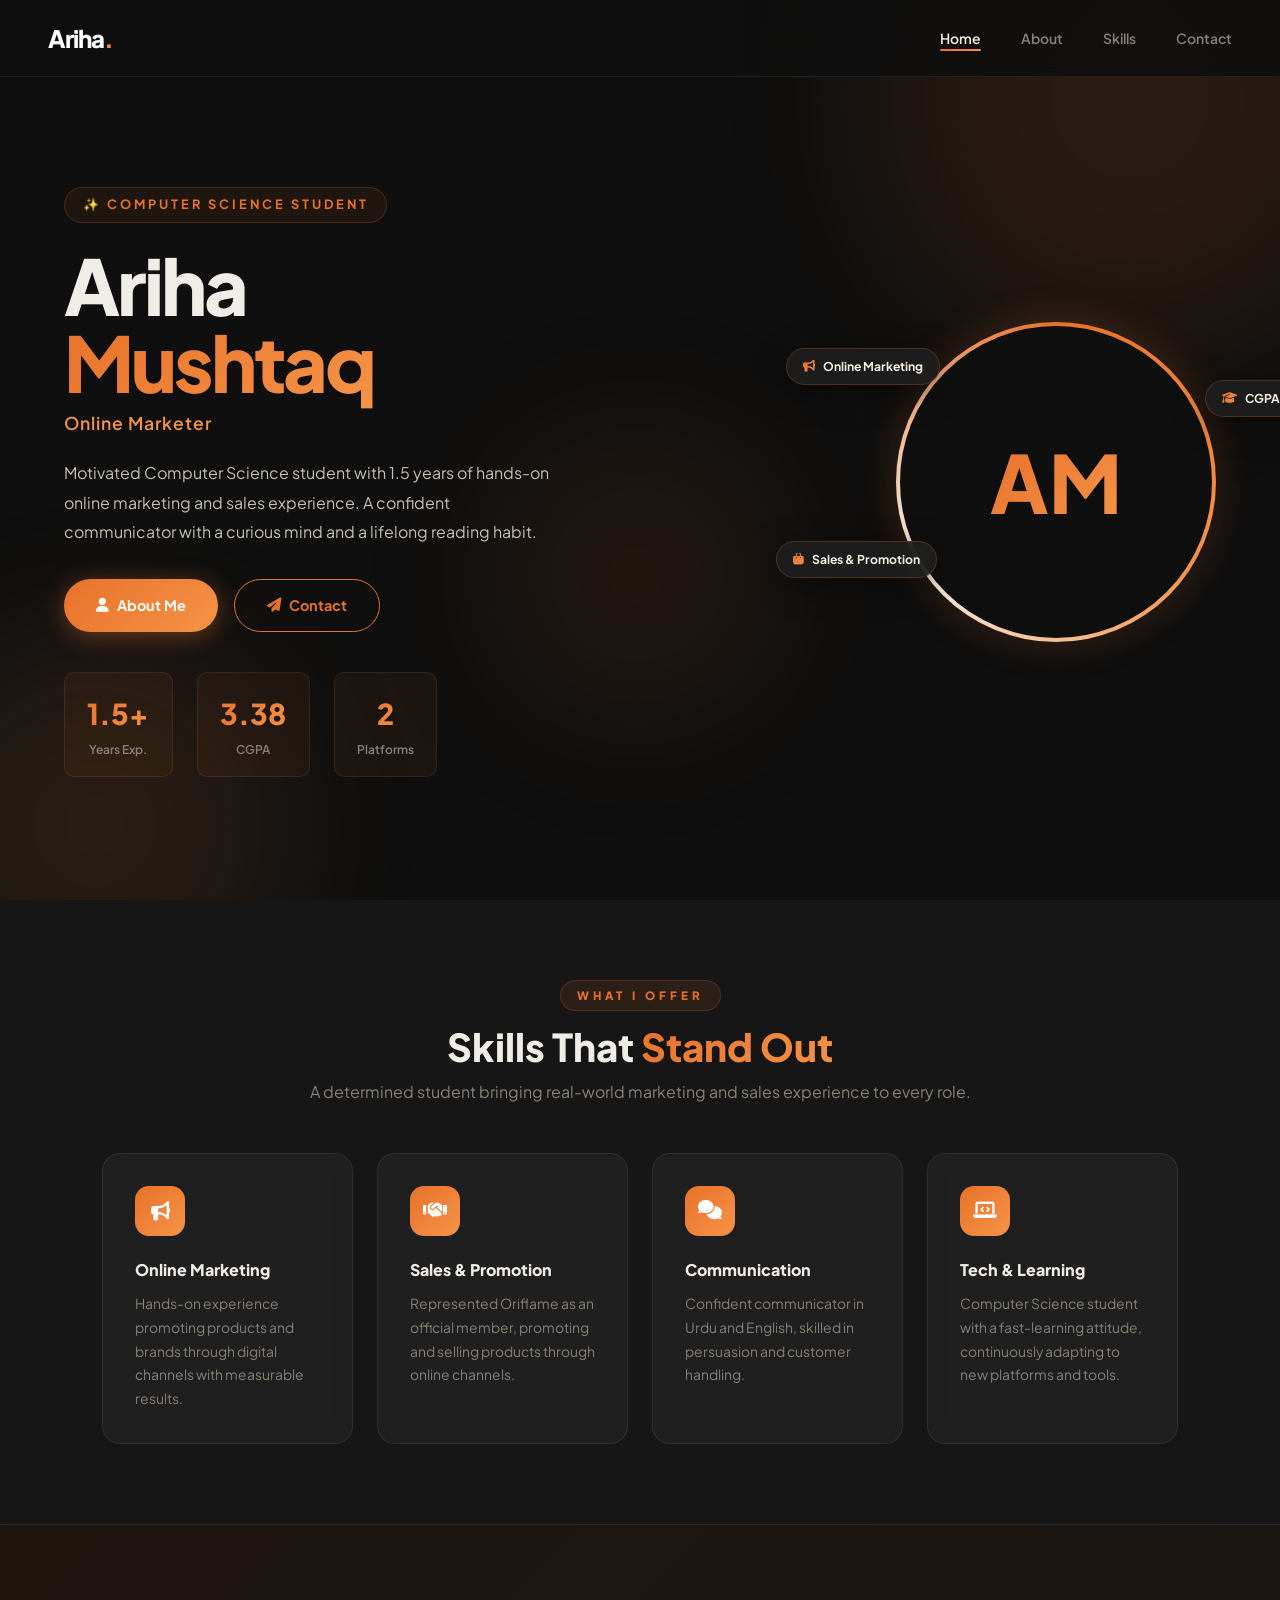
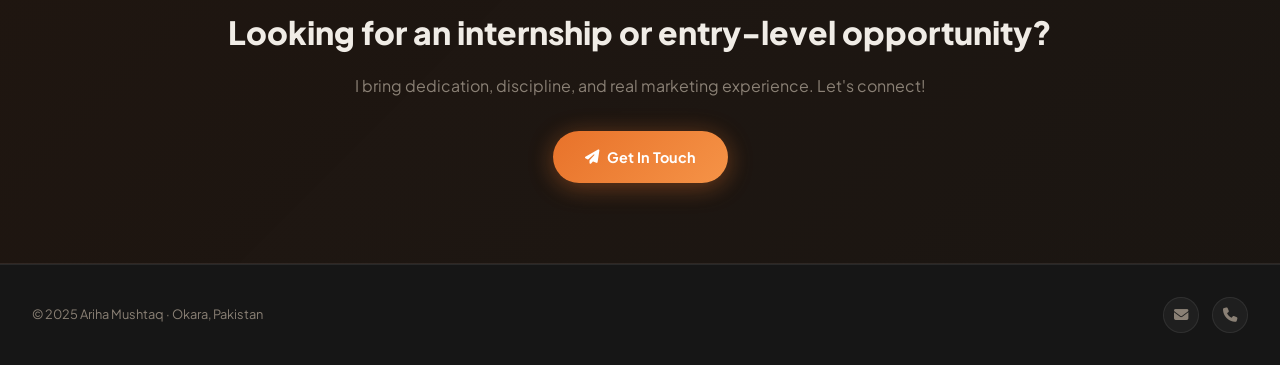
<file: index.html>
<!DOCTYPE html>
<html lang="en">
<head>
  <meta charset="UTF-8"/><meta name="viewport" content="width=device-width,initial-scale=1.0"/>
  <title>Ariha Mushtaq | Portfolio</title>
  <link rel="icon" href="data:image/svg+xml,<svg xmlns='http://www.w3.org/2000/svg' viewBox='0 0 100 100'><defs><linearGradient id='g' x1='0%' y1='0%' x2='100%' y2='100%'><stop offset='0%' stop-color='%23e8722a'/><stop offset='100%' stop-color='%23f59347'/></linearGradient></defs><rect width='100' height='100' rx='22' fill='url(%23g)'/><text y='.9em' font-size='52' font-family='sans-serif' font-weight='700' fill='white' x='50%' text-anchor='middle' dy='8'>AM</text></svg>">
  <link rel="stylesheet" href="style.css"/>
  <link href="https://fonts.googleapis.com/css2?family=Plus+Jakarta+Sans:wght@300;400;500;600;700;800&display=swap" rel="stylesheet"/>
  <link rel="stylesheet" href="https://cdnjs.cloudflare.com/ajax/libs/font-awesome/6.5.0/css/all.min.css"/>
</head>
<body>
<div class="orbs"><div class="orb orb1"></div><div class="orb orb2"></div><div class="orb orb3"></div></div>
<div id="preloader"><div class="pl-inner"><div class="pl-monogram">AM</div><div class="pl-bar"><div class="pl-fill"></div></div><p class="pl-text">Loading...</p></div></div>

<nav class="navbar">
  <div class="nav-logo">Ariha<span>.</span></div>
  <ul class="nav-links">
    <li><a href="index.html">Home</a></li><li><a href="about.html">About</a></li>
    <li><a href="skills.html">Skills</a></li><li><a href="contact.html">Contact</a></li>
  </ul>
  <div class="hamburger" onclick="toggleMenu()"><i class="fas fa-bars"></i></div>
</nav>
<div class="mobile-menu" id="mobileMenu">
  <a href="index.html">Home</a><a href="about.html">About</a>
  <a href="skills.html">Skills</a><a href="contact.html">Contact</a>
</div>

<!-- HERO -->
<section class="hero">
  <div class="hero-content">
    <div class="hero-tag">✨ Computer Science Student</div>
    <h1 class="hero-name">Ariha<br/><span>Mushtaq</span></h1>
    <p class="hero-role"><span id="typewriter"></span></p>
    <p class="hero-desc">Motivated Computer Science student with 1.5 years of hands-on online marketing and sales experience. A confident communicator with a curious mind and a lifelong reading habit.</p>
    <div class="hero-btns">
      <a href="about.html" class="btn-primary"><i class="fas fa-user"></i> About Me</a>
      <a href="contact.html" class="btn-outline"><i class="fas fa-paper-plane"></i> Contact</a>
    </div>
    <div class="hero-stats">
      <div class="stat-box"><span>1.5+</span><p>Years Exp.</p></div>
      <div class="stat-box"><span>3.38</span><p>CGPA</p></div>
      <div class="stat-box"><span>2</span><p>Platforms</p></div>
    </div>
  </div>
  <div class="hero-visual">
    <div class="monogram-ring">
      <div class="monogram-inner">
        <span class="monogram-text">AM</span>
      </div>
    </div>
    <div class="chip chip1"><i class="fas fa-bullhorn"></i> Online Marketing</div>
    <div class="chip chip2"><i class="fas fa-shopping-bag"></i> Sales & Promotion</div>
    <div class="chip chip3"><i class="fas fa-graduation-cap"></i> CGPA 3.38</div>
  </div>
</section>

<!-- WHAT I OFFER -->
<section class="offer-section">
  <div class="container">
    <div style="text-align:center;margin-bottom:3rem">
      <span class="section-label">What I Offer</span>
      <h2 class="section-title">Skills That <span>Stand Out</span></h2>
      <p class="section-sub">A determined student bringing real-world marketing and sales experience to every role.</p>
    </div>
    <div class="offer-grid">
      <div class="offer-card card fade-up">
        <div class="offer-icon"><i class="fas fa-bullhorn"></i></div>
        <h3>Online Marketing</h3>
        <p>Hands-on experience promoting products and brands through digital channels with measurable results.</p>
      </div>
      <div class="offer-card card fade-up">
        <div class="offer-icon"><i class="fas fa-handshake"></i></div>
        <h3>Sales & Promotion</h3>
        <p>Represented Oriflame as an official member, promoting and selling products through online channels.</p>
      </div>
      <div class="offer-card card fade-up">
        <div class="offer-icon"><i class="fas fa-comments"></i></div>
        <h3>Communication</h3>
        <p>Confident communicator in Urdu and English, skilled in persuasion and customer handling.</p>
      </div>
      <div class="offer-card card fade-up">
        <div class="offer-icon"><i class="fas fa-laptop-code"></i></div>
        <h3>Tech & Learning</h3>
        <p>Computer Science student with a fast-learning attitude, continuously adapting to new platforms and tools.</p>
      </div>
    </div>
  </div>
</section>

<!-- CTA -->
<section class="cta-section">
  <div class="container">
    <h2>Looking for an internship or entry-level opportunity?</h2>
    <p>I bring dedication, discipline, and real marketing experience. Let's connect!</p>
    <a href="contact.html" class="btn-primary"><i class="fas fa-paper-plane"></i> Get In Touch</a>
  </div>
</section>

<footer class="footer">
  <p>© 2025 Ariha Mushtaq · Okara, Pakistan</p>
  <div class="footer-links">
    <a href="mailto:arihamushtaq@gmail.com"><i class="fas fa-envelope"></i></a>
    <a href="tel:+923316468009"><i class="fas fa-phone"></i></a>
  </div>
</footer>
<script src="main.js"></script>
</body>
</html>
</file>
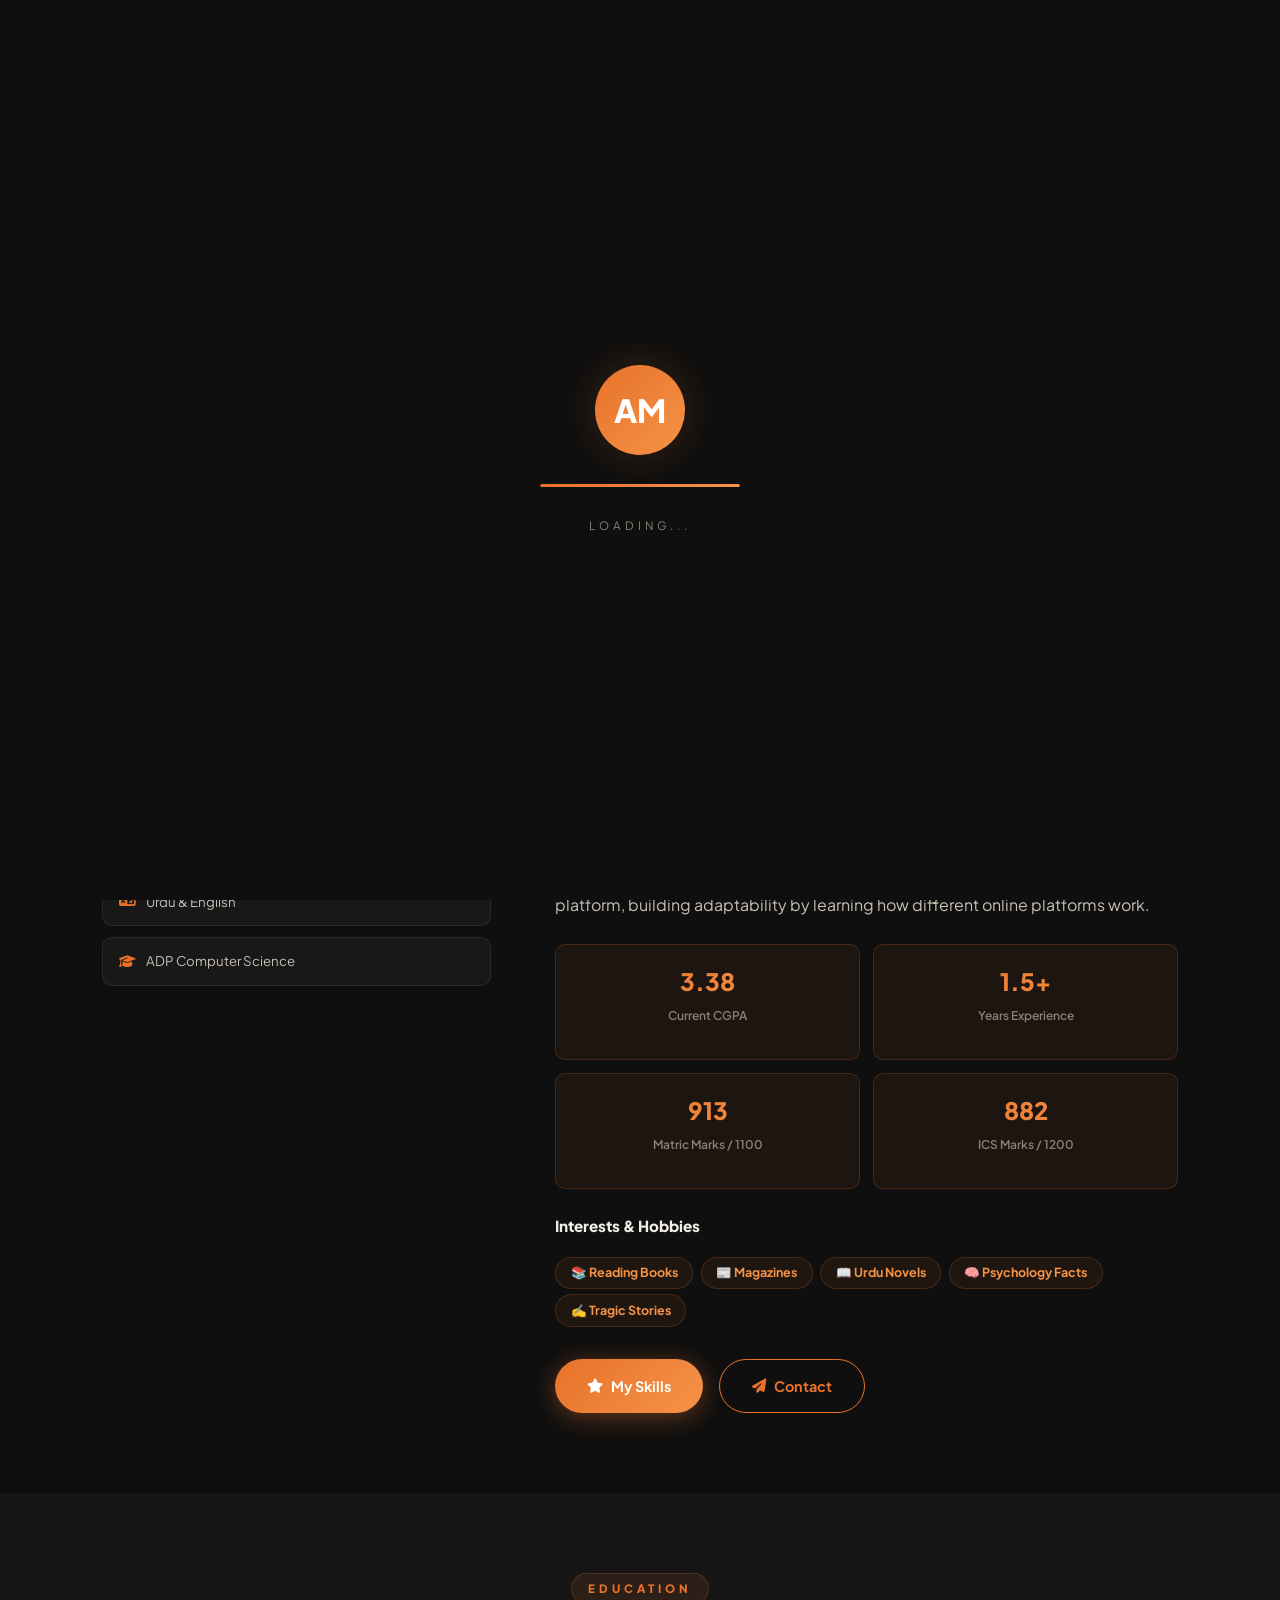
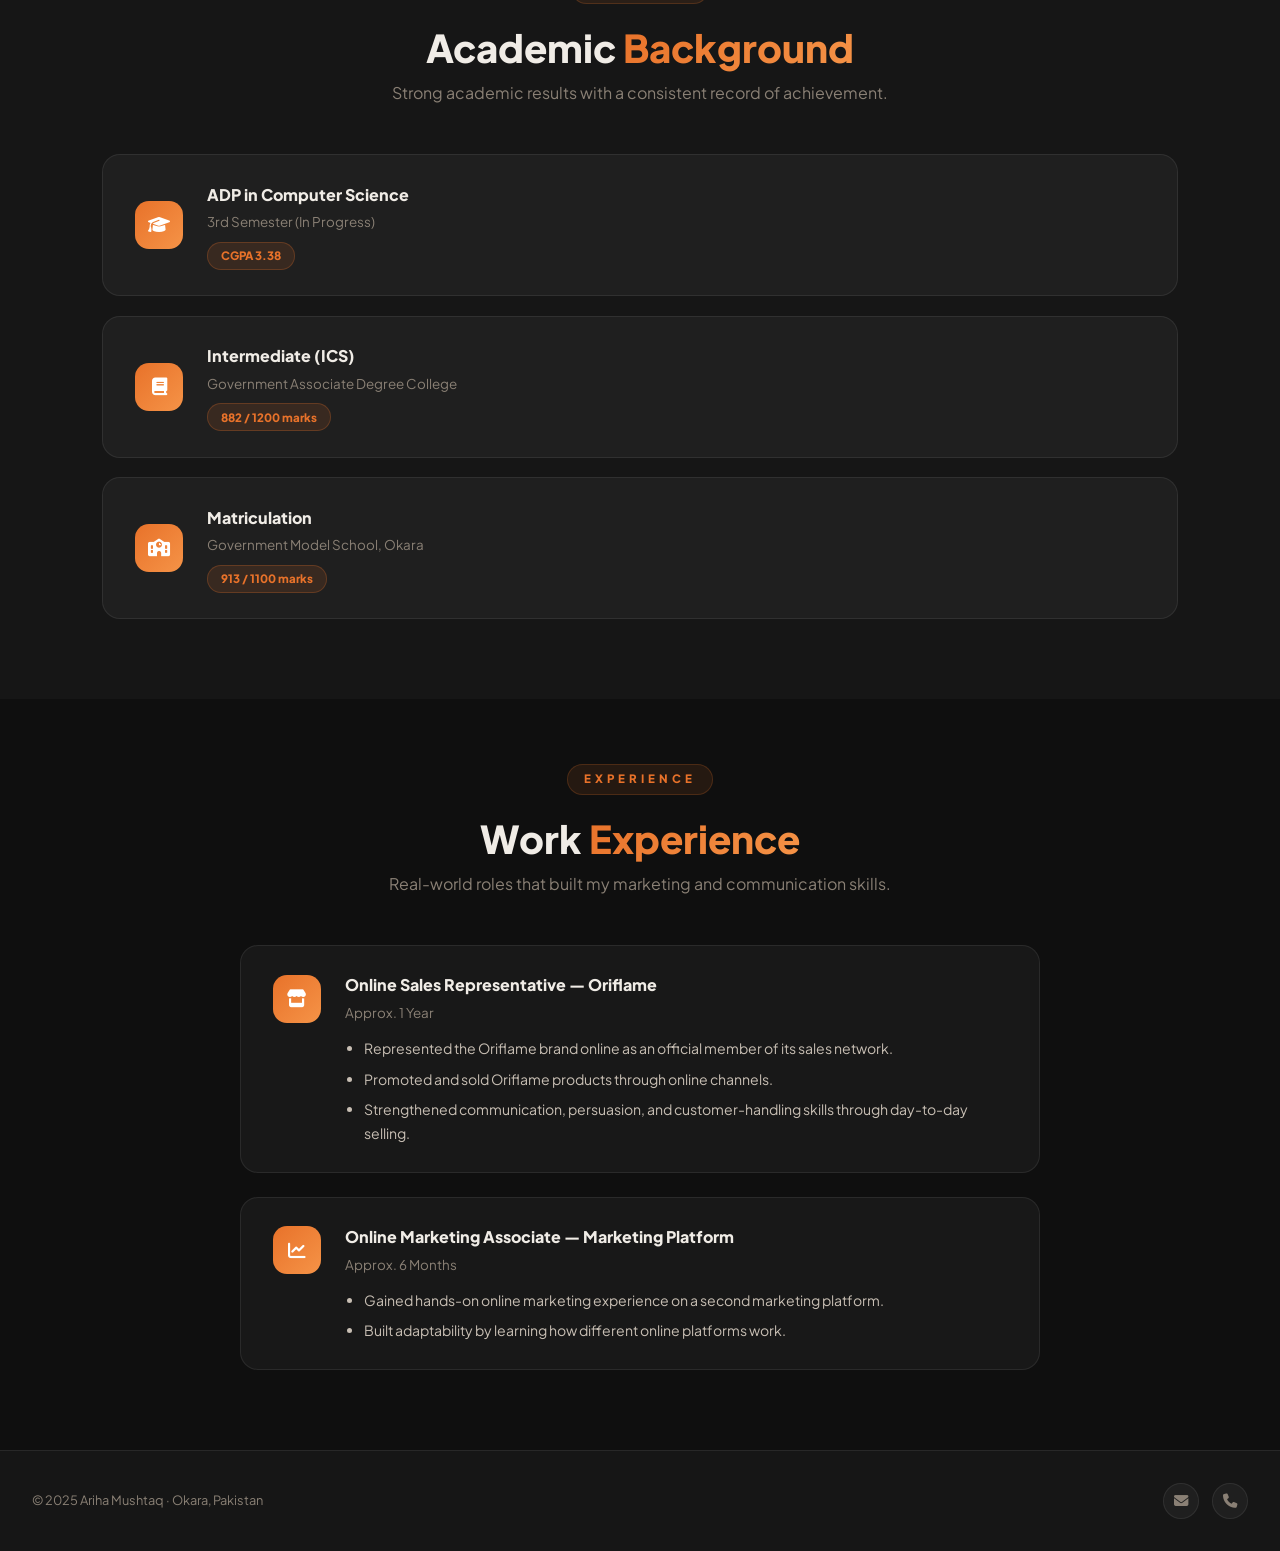
<file: about.html>
<!DOCTYPE html>
<html lang="en">
<head>
  <meta charset="UTF-8"/><meta name="viewport" content="width=device-width,initial-scale=1.0"/>
  <title>About | Ariha Mushtaq</title>
  <link rel="icon" href="data:image/svg+xml,<svg xmlns='http://www.w3.org/2000/svg' viewBox='0 0 100 100'><defs><linearGradient id='g' x1='0%' y1='0%' x2='100%' y2='100%'><stop offset='0%' stop-color='%23e8722a'/><stop offset='100%' stop-color='%23f59347'/></linearGradient></defs><rect width='100' height='100' rx='22' fill='url(%23g)'/><text y='.9em' font-size='52' font-family='sans-serif' font-weight='700' fill='white' x='50%' text-anchor='middle' dy='8'>AM</text></svg>">
  <link rel="stylesheet" href="style.css"/>
  <link href="https://fonts.googleapis.com/css2?family=Plus+Jakarta+Sans:wght@300;400;500;600;700;800&display=swap" rel="stylesheet"/>
  <link rel="stylesheet" href="https://cdnjs.cloudflare.com/ajax/libs/font-awesome/6.5.0/css/all.min.css"/>
</head>
<body>
<div class="orbs"><div class="orb orb1"></div><div class="orb orb2"></div><div class="orb orb3"></div></div>
<div id="preloader"><div class="pl-inner"><div class="pl-monogram">AM</div><div class="pl-bar"><div class="pl-fill"></div></div><p class="pl-text">Loading...</p></div></div>
<nav class="navbar">
  <div class="nav-logo">Ariha<span>.</span></div>
  <ul class="nav-links">
    <li><a href="index.html">Home</a></li><li><a href="about.html">About</a></li>
    <li><a href="skills.html">Skills</a></li><li><a href="contact.html">Contact</a></li>
  </ul>
  <div class="hamburger" onclick="toggleMenu()"><i class="fas fa-bars"></i></div>
</nav>
<div class="mobile-menu" id="mobileMenu">
  <a href="index.html">Home</a><a href="about.html">About</a>
  <a href="skills.html">Skills</a><a href="contact.html">Contact</a>
</div>

<section class="page-hero">
  <span class="section-label">Who I Am</span>
  <h1>About <span>Me</span></h1>
  <p>A motivated student with real experience, ambition, and a love for learning.</p>
</section>

<section class="about-section">
  <div class="container about-grid">
    <div class="about-left fade-up">
      <div class="about-monogram">AM</div>
      <div class="about-contacts">
        <div class="ac-item"><i class="fas fa-phone"></i> 0331-6468009</div>
        <div class="ac-item"><i class="fas fa-envelope"></i> arihamushtaq@gmail.com</div>
        <div class="ac-item"><i class="fas fa-map-marker-alt"></i> Okara, Pakistan</div>
        <div class="ac-item"><i class="fas fa-language"></i> Urdu & English</div>
        <div class="ac-item"><i class="fas fa-graduation-cap"></i> ADP Computer Science</div>
      </div>
    </div>
    <div class="about-text fade-up">
      <span class="section-label">My Story</span>
      <h2>Hi, I'm <span>Ariha Mushtaq</span></h2>
      <p>I'm a motivated Computer Science student (ADP, CGPA 3.38) with 1.5 years of hands-on online marketing and sales experience. I have a curious mind, a lifelong reading habit, and I'm eager to bring dedication, discipline, and a fast-learning attitude to internships and entry-level roles.</p>
      <p>I've worked as an Online Sales Representative for Oriflame — an international beauty brand — where I represented them as an official member, promoted and sold products through online channels, and strengthened my communication, persuasion, and customer-handling skills through day-to-day selling.</p>
      <p>I also gained hands-on online marketing experience on a second marketing platform, building adaptability by learning how different online platforms work.</p>

      <div class="gpas">
        <div class="gpa-card"><span>3.38</span><p>Current CGPA</p></div>
        <div class="gpa-card"><span>1.5+</span><p>Years Experience</p></div>
        <div class="gpa-card"><span>913</span><p>Matric Marks / 1100</p></div>
        <div class="gpa-card"><span>882</span><p>ICS Marks / 1200</p></div>
      </div>

      <div class="interests-wrap">
        <h4>Interests & Hobbies</h4>
        <span class="interest-tag">📚 Reading Books</span>
        <span class="interest-tag">📰 Magazines</span>
        <span class="interest-tag">📖 Urdu Novels</span>
        <span class="interest-tag">🧠 Psychology Facts</span>
        <span class="interest-tag">✍️ Tragic Stories</span>
      </div>

      <div style="display:flex;gap:1rem;flex-wrap:wrap;margin-top:2rem">
        <a href="skills.html" class="btn-primary"><i class="fas fa-star"></i> My Skills</a>
        <a href="contact.html" class="btn-outline"><i class="fas fa-paper-plane"></i> Contact</a>
      </div>
    </div>
  </div>
</section>

<!-- EDUCATION -->
<section class="edu-section">
  <div class="container">
    <div style="text-align:center;margin-bottom:0.5rem"><span class="section-label">Education</span></div>
    <h2 class="section-title" style="text-align:center">Academic <span>Background</span></h2>
    <p class="section-sub" style="text-align:center">Strong academic results with a consistent record of achievement.</p>
    <div class="edu-stack">
      <div class="edu-item fade-up">
        <div class="edu-dot"><i class="fas fa-graduation-cap"></i></div>
        <div>
          <h3>ADP in Computer Science</h3>
          <p class="school">3rd Semester (In Progress)</p>
          <span class="edu-mark">CGPA 3.38</span>
        </div>
      </div>
      <div class="edu-item fade-up">
        <div class="edu-dot"><i class="fas fa-book"></i></div>
        <div>
          <h3>Intermediate (ICS)</h3>
          <p class="school">Government Associate Degree College</p>
          <span class="edu-mark">882 / 1200 marks</span>
        </div>
      </div>
      <div class="edu-item fade-up">
        <div class="edu-dot"><i class="fas fa-school"></i></div>
        <div>
          <h3>Matriculation</h3>
          <p class="school">Government Model School, Okara</p>
          <span class="edu-mark">913 / 1100 marks</span>
        </div>
      </div>
    </div>
  </div>
</section>

<!-- EXPERIENCE -->
<section class="about-section" style="background:var(--bg)">
  <div class="container">
    <div style="text-align:center;margin-bottom:0.5rem"><span class="section-label">Experience</span></div>
    <h2 class="section-title" style="text-align:center">Work <span>Experience</span></h2>
    <p class="section-sub" style="text-align:center">Real-world roles that built my marketing and communication skills.</p>
    <div style="display:flex;flex-direction:column;gap:1.5rem;max-width:800px;margin:0 auto">
      <div class="edu-item fade-up" style="align-items:flex-start">
        <div class="edu-dot" style="margin-top:0.2rem"><i class="fas fa-store"></i></div>
        <div>
          <h3>Online Sales Representative — Oriflame</h3>
          <p class="school">Approx. 1 Year</p>
          <ul style="margin-top:0.8rem;padding-left:1.2rem;list-style:disc">
            <li style="color:var(--body);font-size:0.88rem;margin-bottom:0.4rem;line-height:1.7">Represented the Oriflame brand online as an official member of its sales network.</li>
            <li style="color:var(--body);font-size:0.88rem;margin-bottom:0.4rem;line-height:1.7">Promoted and sold Oriflame products through online channels.</li>
            <li style="color:var(--body);font-size:0.88rem;line-height:1.7">Strengthened communication, persuasion, and customer-handling skills through day-to-day selling.</li>
          </ul>
        </div>
      </div>
      <div class="edu-item fade-up" style="align-items:flex-start">
        <div class="edu-dot" style="margin-top:0.2rem"><i class="fas fa-chart-line"></i></div>
        <div>
          <h3>Online Marketing Associate — Marketing Platform</h3>
          <p class="school">Approx. 6 Months</p>
          <ul style="margin-top:0.8rem;padding-left:1.2rem;list-style:disc">
            <li style="color:var(--body);font-size:0.88rem;margin-bottom:0.4rem;line-height:1.7">Gained hands-on online marketing experience on a second marketing platform.</li>
            <li style="color:var(--body);font-size:0.88rem;line-height:1.7">Built adaptability by learning how different online platforms work.</li>
          </ul>
        </div>
      </div>
    </div>
  </div>
</section>

<footer class="footer">
  <p>© 2025 Ariha Mushtaq · Okara, Pakistan</p>
  <div class="footer-links">
    <a href="mailto:arihamushtaq@gmail.com"><i class="fas fa-envelope"></i></a>
    <a href="tel:+923316468009"><i class="fas fa-phone"></i></a>
  </div>
</footer>
<script src="main.js"></script>
</body>
</html>
</file>
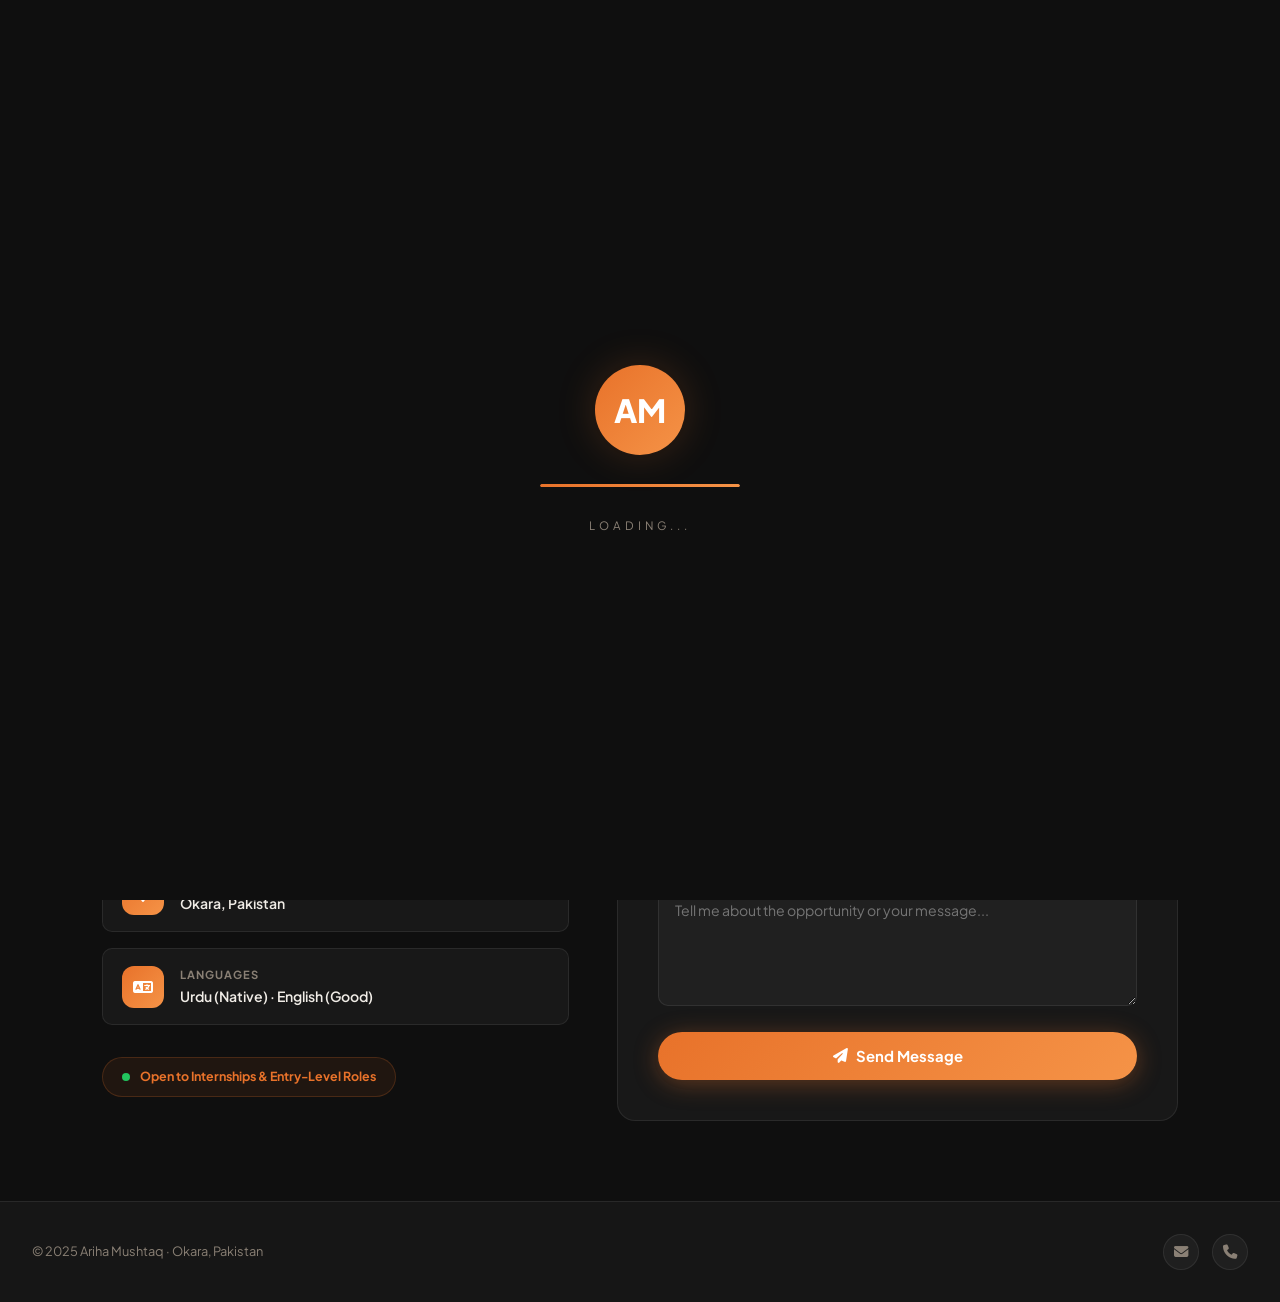
<file: contact.html>
<!DOCTYPE html>
<html lang="en">
<head>
  <meta charset="UTF-8"/><meta name="viewport" content="width=device-width,initial-scale=1.0"/>
  <title>Contact | Ariha Mushtaq</title>
  <link rel="icon" href="data:image/svg+xml,<svg xmlns='http://www.w3.org/2000/svg' viewBox='0 0 100 100'><defs><linearGradient id='g' x1='0%' y1='0%' x2='100%' y2='100%'><stop offset='0%' stop-color='%23e8722a'/><stop offset='100%' stop-color='%23f59347'/></linearGradient></defs><rect width='100' height='100' rx='22' fill='url(%23g)'/><text y='.9em' font-size='52' font-family='sans-serif' font-weight='700' fill='white' x='50%' text-anchor='middle' dy='8'>AM</text></svg>">
  <link rel="stylesheet" href="style.css"/>
  <link href="https://fonts.googleapis.com/css2?family=Plus+Jakarta+Sans:wght@300;400;500;600;700;800&display=swap" rel="stylesheet"/>
  <link rel="stylesheet" href="https://cdnjs.cloudflare.com/ajax/libs/font-awesome/6.5.0/css/all.min.css"/>
</head>
<body>
<div class="orbs"><div class="orb orb1"></div><div class="orb orb2"></div><div class="orb orb3"></div></div>
<div id="preloader"><div class="pl-inner"><div class="pl-monogram">AM</div><div class="pl-bar"><div class="pl-fill"></div></div><p class="pl-text">Loading...</p></div></div>
<nav class="navbar">
  <div class="nav-logo">Ariha<span>.</span></div>
  <ul class="nav-links">
    <li><a href="index.html">Home</a></li><li><a href="about.html">About</a></li>
    <li><a href="skills.html">Skills</a></li><li><a href="contact.html">Contact</a></li>
  </ul>
  <div class="hamburger" onclick="toggleMenu()"><i class="fas fa-bars"></i></div>
</nav>
<div class="mobile-menu" id="mobileMenu">
  <a href="index.html">Home</a><a href="about.html">About</a>
  <a href="skills.html">Skills</a><a href="contact.html">Contact</a>
</div>

<section class="page-hero">
  <span class="section-label">Let's Connect</span>
  <h1>Get In <span>Touch</span></h1>
  <p>Open to internships, entry-level roles, and collaborations. I'd love to hear from you!</p>
</section>

<section class="contact-section">
  <div class="container contact-grid">

    <div class="contact-left fade-up">
      <h2>Let's <span>Talk</span></h2>
      <p>Whether you're looking for a motivated marketing intern, a sales representative, or just want to connect — I'm always open to new opportunities and conversations.</p>
      <div class="contact-cards">
        <div class="contact-card">
          <div class="cc-icon"><i class="fas fa-phone"></i></div>
          <div><p class="cc-label">Phone</p><a href="tel:+923316468009">0331-6468009</a></div>
        </div>
        <div class="contact-card">
          <div class="cc-icon"><i class="fas fa-envelope"></i></div>
          <div><p class="cc-label">Email</p><a href="mailto:arihamushtaq@gmail.com">arihamushtaq@gmail.com</a></div>
        </div>
        <div class="contact-card">
          <div class="cc-icon"><i class="fas fa-map-marker-alt"></i></div>
          <div><p class="cc-label">Location</p><p>Okara, Pakistan</p></div>
        </div>
        <div class="contact-card">
          <div class="cc-icon"><i class="fas fa-language"></i></div>
          <div><p class="cc-label">Languages</p><p>Urdu (Native) · English (Good)</p></div>
        </div>
      </div>
      <div class="avail-badge">
        <span class="avail-dot"></span> Open to Internships & Entry-Level Roles
      </div>
    </div>

    <div class="form-card fade-up">
      <h3>Send a Message</h3>
      <form id="contactForm" action="https://formspree.io/f/mjgjopyw" method="POST">
        <div class="form-group">
          <label>Your Name</label>
          <input type="text" name="fname" placeholder="e.g. Sara Ahmed"/>
          <p class="form-error" id="nameErr"></p>
        </div>
        <div class="form-group">
          <label>Email Address</label>
          <input type="email" name="femail" placeholder="your@email.com"/>
          <p class="form-error" id="emailErr"></p>
        </div>
        <div class="form-group">
          <label>Subject</label>
          <select name="subject">
            <option value="">Select a topic...</option>
            <option>Internship Opportunity</option>
            <option>Job Offer</option>
            <option>Collaboration</option>
            <option>General Inquiry</option>
            <option>Other</option>
          </select>
        </div>
        <div class="form-group">
          <label>Message</label>
          <textarea name="fmsg" rows="5" placeholder="Tell me about the opportunity or your message..."></textarea>
          <p class="form-error" id="msgErr"></p>
        </div>
        <button type="submit" class="btn-submit">
          <i class="fas fa-paper-plane"></i> Send Message
        </button>
        <div class="form-success" id="formSuccess">
          ✅ Message sent! I'll get back to you as soon as possible.
        </div>
      </form>
    </div>

  </div>
</section>

<footer class="footer">
  <p>© 2025 Ariha Mushtaq · Okara, Pakistan</p>
  <div class="footer-links">
    <a href="mailto:arihamushtaq@gmail.com"><i class="fas fa-envelope"></i></a>
    <a href="tel:+923316468009"><i class="fas fa-phone"></i></a>
  </div>
</footer>
<script src="main.js"></script>
</body>
</html>
</file>
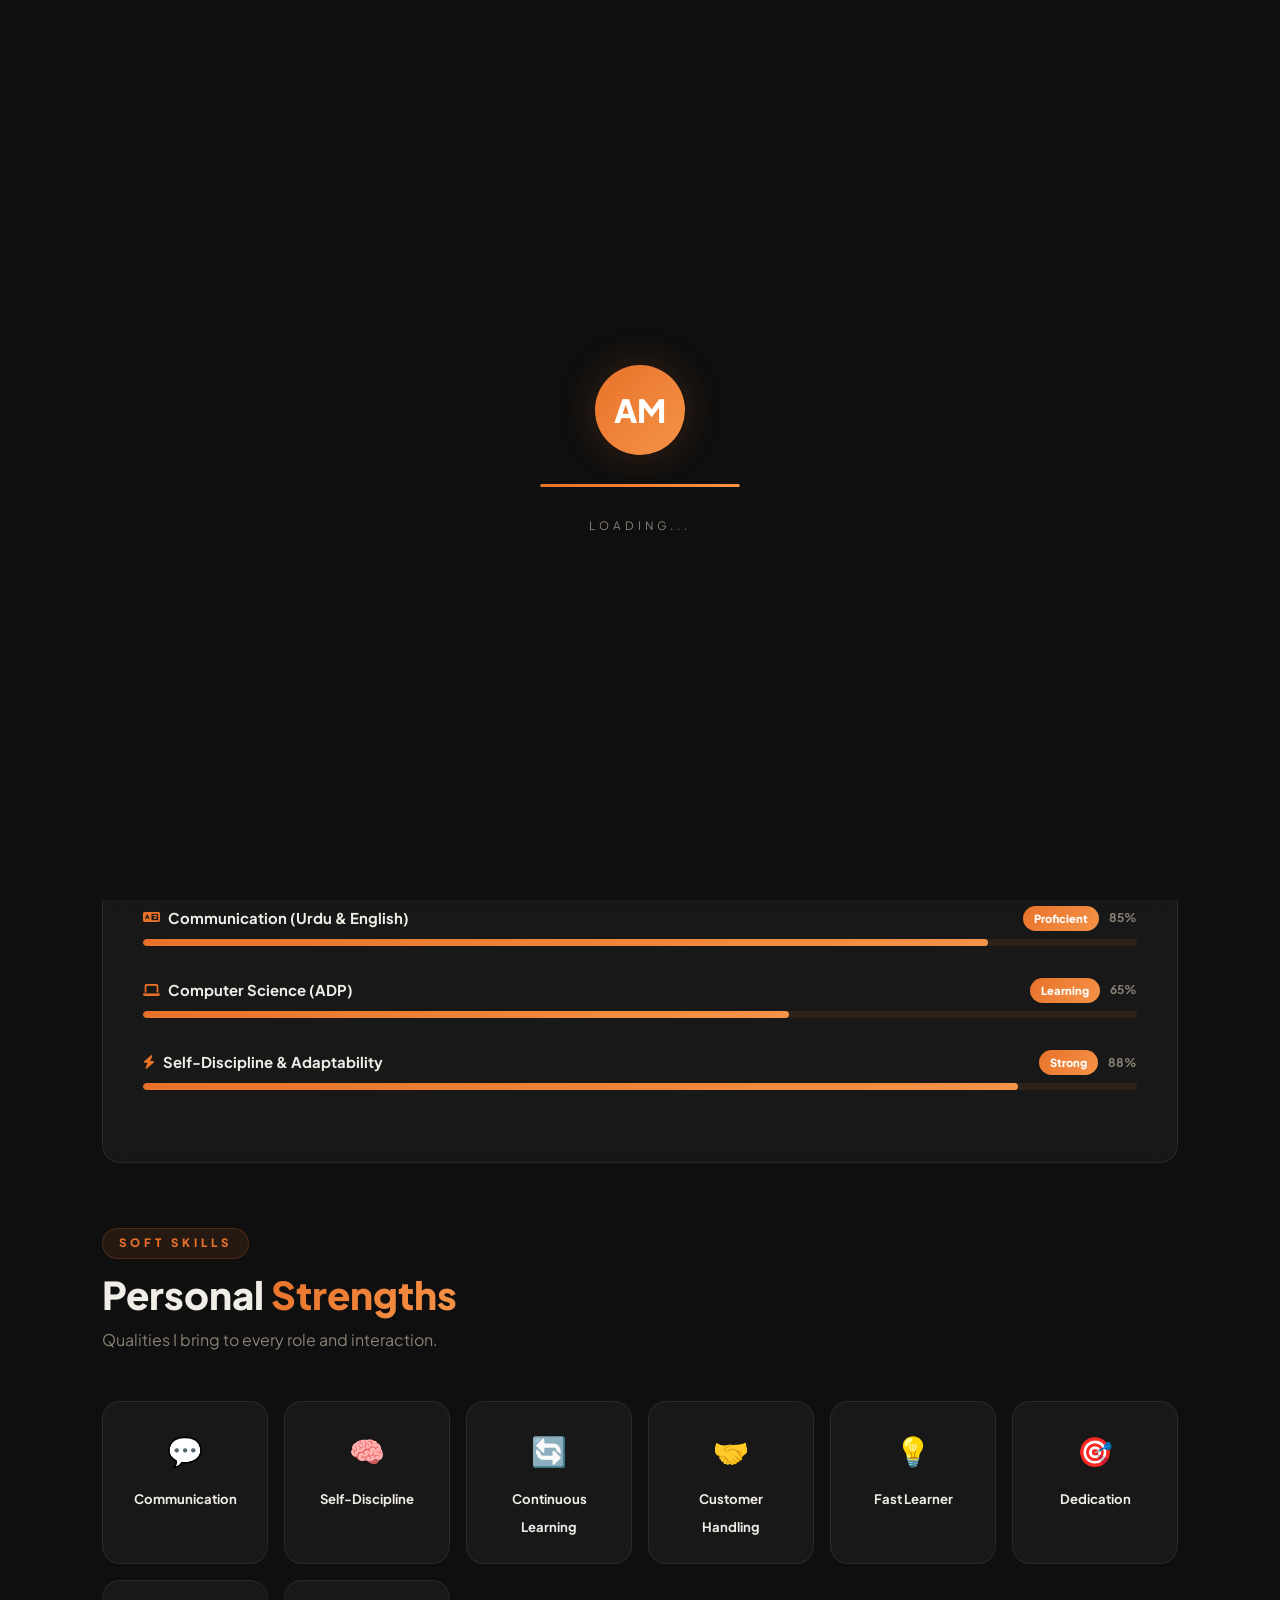
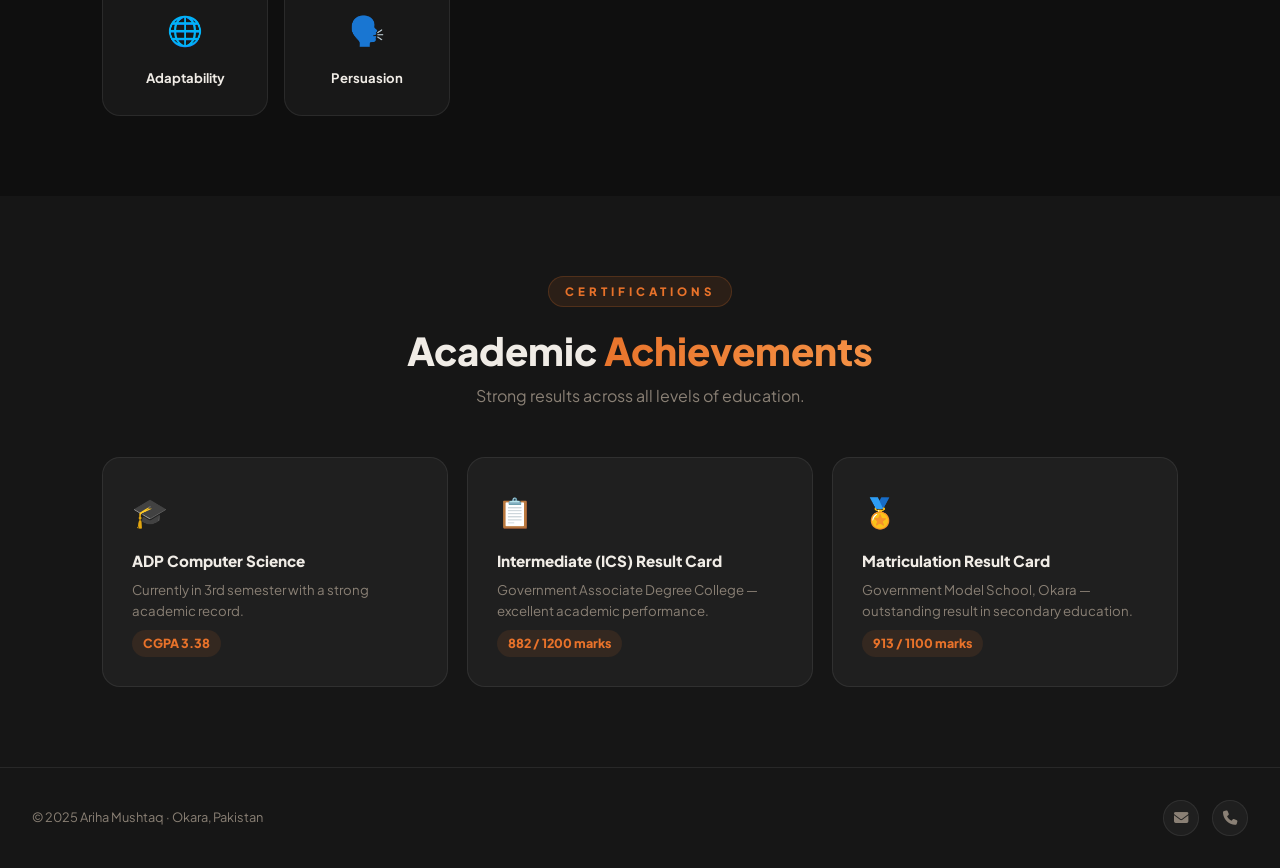
<file: skills.html>
<!DOCTYPE html>
<html lang="en">
<head>
  <meta charset="UTF-8"/><meta name="viewport" content="width=device-width,initial-scale=1.0"/>
  <title>Skills | Ariha Mushtaq</title>
  <link rel="icon" href="data:image/svg+xml,<svg xmlns='http://www.w3.org/2000/svg' viewBox='0 0 100 100'><defs><linearGradient id='g' x1='0%' y1='0%' x2='100%' y2='100%'><stop offset='0%' stop-color='%23e8722a'/><stop offset='100%' stop-color='%23f59347'/></linearGradient></defs><rect width='100' height='100' rx='22' fill='url(%23g)'/><text y='.9em' font-size='52' font-family='sans-serif' font-weight='700' fill='white' x='50%' text-anchor='middle' dy='8'>AM</text></svg>">
  <link rel="stylesheet" href="style.css"/>
  <link href="https://fonts.googleapis.com/css2?family=Plus+Jakarta+Sans:wght@300;400;500;600;700;800&display=swap" rel="stylesheet"/>
  <link rel="stylesheet" href="https://cdnjs.cloudflare.com/ajax/libs/font-awesome/6.5.0/css/all.min.css"/>
</head>
<body>
<div class="orbs"><div class="orb orb1"></div><div class="orb orb2"></div><div class="orb orb3"></div></div>
<div id="preloader"><div class="pl-inner"><div class="pl-monogram">AM</div><div class="pl-bar"><div class="pl-fill"></div></div><p class="pl-text">Loading...</p></div></div>
<nav class="navbar">
  <div class="nav-logo">Ariha<span>.</span></div>
  <ul class="nav-links">
    <li><a href="index.html">Home</a></li><li><a href="about.html">About</a></li>
    <li><a href="skills.html">Skills</a></li><li><a href="contact.html">Contact</a></li>
  </ul>
  <div class="hamburger" onclick="toggleMenu()"><i class="fas fa-bars"></i></div>
</nav>
<div class="mobile-menu" id="mobileMenu">
  <a href="index.html">Home</a><a href="about.html">About</a>
  <a href="skills.html">Skills</a><a href="contact.html">Contact</a>
</div>

<section class="page-hero">
  <span class="section-label">Capabilities</span>
  <h1>My <span>Skills</span></h1>
  <p>Marketing, communication, and technical skills built through real-world practice.</p>
</section>

<!-- SKILL BARS -->
<section class="skills-section">
  <div class="container">
    <span class="section-label">Skill Levels</span>
    <h2 class="section-title">Core <span>Competencies</span></h2>
    <p class="section-sub">Ranked honestly based on real experience and confidence.</p>

    <div class="card fade-up" style="padding:2.5rem;margin-bottom:4rem">
      <div class="skill-bar-item">
        <div class="skill-bar-top">
          <span class="skill-name"><i class="fas fa-bullhorn"></i> Online Marketing</span>
          <div class="skill-right"><span class="skill-badge">Proficient</span><span class="skill-pct">80%</span></div>
        </div>
        <div class="skill-track"><div class="skill-fill" data-w="80%"></div></div>
      </div>
      <div class="skill-bar-item">
        <div class="skill-bar-top">
          <span class="skill-name"><i class="fas fa-shopping-bag"></i> Sales & Product Promotion</span>
          <div class="skill-right"><span class="skill-badge">Proficient</span><span class="skill-pct">78%</span></div>
        </div>
        <div class="skill-track"><div class="skill-fill" data-w="78%"></div></div>
      </div>
      <div class="skill-bar-item">
        <div class="skill-bar-top">
          <span class="skill-name"><i class="fas fa-comments"></i> Customer Communication</span>
          <div class="skill-right"><span class="skill-badge">Proficient</span><span class="skill-pct">82%</span></div>
        </div>
        <div class="skill-track"><div class="skill-fill" data-w="82%"></div></div>
      </div>
      <div class="skill-bar-item">
        <div class="skill-bar-top">
          <span class="skill-name"><i class="fas fa-language"></i> Communication (Urdu & English)</span>
          <div class="skill-right"><span class="skill-badge">Proficient</span><span class="skill-pct">85%</span></div>
        </div>
        <div class="skill-track"><div class="skill-fill" data-w="85%"></div></div>
      </div>
      <div class="skill-bar-item">
        <div class="skill-bar-top">
          <span class="skill-name"><i class="fas fa-laptop"></i> Computer Science (ADP)</span>
          <div class="skill-right"><span class="skill-badge">Learning</span><span class="skill-pct">65%</span></div>
        </div>
        <div class="skill-track"><div class="skill-fill" data-w="65%"></div></div>
      </div>
      <div class="skill-bar-item">
        <div class="skill-bar-top">
          <span class="skill-name"><i class="fas fa-bolt"></i> Self-Discipline & Adaptability</span>
          <div class="skill-right"><span class="skill-badge">Strong</span><span class="skill-pct">88%</span></div>
        </div>
        <div class="skill-track"><div class="skill-fill" data-w="88%"></div></div>
      </div>
    </div>

    <!-- SOFT SKILLS -->
    <span class="section-label">Soft Skills</span>
    <h2 class="section-title" style="margin-bottom:0.5rem">Personal <span>Strengths</span></h2>
    <p class="section-sub">Qualities I bring to every role and interaction.</p>
    <div class="soft-grid">
      <div class="soft-card fade-up"><span class="emoji">💬</span><span>Communication</span></div>
      <div class="soft-card fade-up"><span class="emoji">🧠</span><span>Self-Discipline</span></div>
      <div class="soft-card fade-up"><span class="emoji">🔄</span><span>Continuous Learning</span></div>
      <div class="soft-card fade-up"><span class="emoji">🤝</span><span>Customer Handling</span></div>
      <div class="soft-card fade-up"><span class="emoji">💡</span><span>Fast Learner</span></div>
      <div class="soft-card fade-up"><span class="emoji">🎯</span><span>Dedication</span></div>
      <div class="soft-card fade-up"><span class="emoji">🌐</span><span>Adaptability</span></div>
      <div class="soft-card fade-up"><span class="emoji">🗣️</span><span>Persuasion</span></div>
    </div>
  </div>
</section>

<!-- CERTIFICATIONS -->
<section class="certs-section">
  <div class="container">
    <div style="text-align:center;margin-bottom:0.5rem"><span class="section-label">Certifications</span></div>
    <h2 class="section-title" style="text-align:center">Academic <span>Achievements</span></h2>
    <p class="section-sub" style="text-align:center">Strong results across all levels of education.</p>
    <div class="cert-grid">
      <div class="cert-card fade-up">
        <span class="cert-icon">🎓</span>
        <h3>ADP Computer Science</h3>
        <p>Currently in 3rd semester with a strong academic record.</p>
        <span class="cert-score">CGPA 3.38</span>
      </div>
      <div class="cert-card fade-up">
        <span class="cert-icon">📋</span>
        <h3>Intermediate (ICS) Result Card</h3>
        <p>Government Associate Degree College — excellent academic performance.</p>
        <span class="cert-score">882 / 1200 marks</span>
      </div>
      <div class="cert-card fade-up">
        <span class="cert-icon">🏅</span>
        <h3>Matriculation Result Card</h3>
        <p>Government Model School, Okara — outstanding result in secondary education.</p>
        <span class="cert-score">913 / 1100 marks</span>
      </div>
    </div>
  </div>
</section>

<footer class="footer">
  <p>© 2025 Ariha Mushtaq · Okara, Pakistan</p>
  <div class="footer-links">
    <a href="mailto:arihamushtaq@gmail.com"><i class="fas fa-envelope"></i></a>
    <a href="tel:+923316468009"><i class="fas fa-phone"></i></a>
  </div>
</footer>
<script src="main.js"></script>
</body>
</html>
</file>
<file: style.css>
/* ============================================================
   ARIHA MUSHTAQ PORTFOLIO — style.css
   Black, Orange & Cream Theme
   ============================================================ */

:root {
  --bg:       #0f0f0f;
  --bg2:      #161616;
  --bg3:      #1e1e1e;
  --card:     rgba(255,255,255,0.04);
  --border:   rgba(255,255,255,0.08);
  --orange:   #e8722a;
  --orange2:  #f59347;
  --cream:    #f5ede0;
  --cream2:   #faf5ee;
  --grad:     linear-gradient(135deg, #e8722a, #f59347);
  --grad2:    linear-gradient(135deg, #f59347, #e8722a);
  --text:     #f0ece6;
  --muted:    #8a8075;
  --body:     #c8bfb4;
  --white:    #ffffff;
  --radius:   18px;
  --radius-sm:10px;
  --shadow:   0 8px 32px rgba(0,0,0,0.4);
  --glow:     0 0 40px rgba(232,114,42,0.2);
  --font:     'Plus Jakarta Sans', sans-serif;
}

*,*::before,*::after{margin:0;padding:0;box-sizing:border-box}
html{scroll-behavior:smooth}
body{
  background:var(--bg);color:var(--body);
  font-family:var(--font);line-height:1.7;overflow-x:hidden;
}
a{text-decoration:none;color:inherit}
ul{list-style:none}
img{max-width:100%;display:block}

::-webkit-scrollbar{width:5px}
::-webkit-scrollbar-track{background:var(--bg)}
::-webkit-scrollbar-thumb{background:var(--grad);border-radius:3px}

/* --- BACKGROUND ORBS --- */
.orbs{position:fixed;inset:0;z-index:-1;pointer-events:none;overflow:hidden}
.orb{position:absolute;border-radius:50%;filter:blur(90px);opacity:0.12}
.orb1{width:500px;height:500px;background:#e8722a;top:-150px;right:-100px;animation:orbFloat 9s ease-in-out infinite}
.orb2{width:350px;height:350px;background:#f59347;bottom:-100px;left:-80px;animation:orbFloat 12s ease-in-out infinite 3s}
.orb3{width:250px;height:250px;background:#e8722a;top:50%;left:40%;animation:orbFloat 7s ease-in-out infinite 1.5s}
@keyframes orbFloat{0%,100%{transform:translate(0,0)}50%{transform:translate(25px,-25px)}}

/* --- PRELOADER --- */
#preloader{
  position:fixed;inset:0;z-index:9999;
  background:var(--bg);
  display:flex;align-items:center;justify-content:center;
  transition:opacity 0.7s ease,visibility 0.7s ease;
}
#preloader.hidden{opacity:0;visibility:hidden}
.pl-inner{display:flex;flex-direction:column;align-items:center;gap:1.8rem}
.pl-monogram{
  width:90px;height:90px;border-radius:50%;
  background:var(--grad);
  display:flex;align-items:center;justify-content:center;
  font-size:2rem;font-weight:800;color:white;
  animation:plPulse 1.3s ease-in-out infinite;
  box-shadow:var(--glow);
}
@keyframes plPulse{0%,100%{transform:scale(1);box-shadow:0 0 30px rgba(232,114,42,0.3)}50%{transform:scale(1.1);box-shadow:0 0 60px rgba(232,114,42,0.5)}}
.pl-bar{width:200px;height:3px;background:rgba(232,114,42,0.15);border-radius:50px;overflow:hidden}
.pl-fill{height:100%;width:0%;background:var(--grad);border-radius:50px;animation:plFill 2.2s ease forwards}
@keyframes plFill{0%{width:0%}60%{width:70%}100%{width:100%}}
.pl-text{font-size:0.72rem;color:var(--muted);letter-spacing:4px;text-transform:uppercase;animation:plBlink 1.2s ease-in-out infinite}
@keyframes plBlink{0%,100%{opacity:1}50%{opacity:0.2}}

/* --- NAVBAR --- */
.navbar{
  position:fixed;top:0;left:0;right:0;z-index:1000;
  display:flex;align-items:center;justify-content:space-between;
  padding:1.1rem 3rem;
  background:rgba(15,15,15,0.85);
  backdrop-filter:blur(20px);-webkit-backdrop-filter:blur(20px);
  border-bottom:1px solid var(--border);
  transition:box-shadow 0.3s;
}
.navbar.scrolled{box-shadow:0 4px 30px rgba(0,0,0,0.5)}
.nav-logo{
  font-size:1.5rem;font-weight:800;color:var(--white);letter-spacing:-1px;
}
.nav-logo span{
  background:var(--grad);-webkit-background-clip:text;
  -webkit-text-fill-color:transparent;background-clip:text;
}
.nav-links{display:flex;gap:2.5rem}
.nav-links a{
  font-size:0.87rem;font-weight:600;color:var(--muted);
  position:relative;padding-bottom:4px;transition:color 0.3s;
}
.nav-links a::after{
  content:'';position:absolute;bottom:0;left:0;
  width:0;height:2px;background:var(--grad);
  border-radius:2px;transition:width 0.3s;
}
.nav-links a:hover,.nav-links a.active{color:var(--cream)}
.nav-links a:hover::after,.nav-links a.active::after{width:100%}
.hamburger{display:none;font-size:1.3rem;cursor:pointer;color:var(--text)}
.mobile-menu{
  display:none;position:fixed;
  top:68px;left:0;right:0;z-index:999;
  background:rgba(20,20,20,0.97);
  backdrop-filter:blur(20px);
  border-bottom:1px solid var(--border);
  padding:1.5rem 2rem;flex-direction:column;gap:1rem;
}
.mobile-menu.open{display:flex}
.mobile-menu a{color:var(--body);font-weight:600;padding:0.6rem 0;border-bottom:1px solid var(--border)}
.mobile-menu a:last-child{border:none}

/* --- BUTTONS --- */
.btn-primary{
  display:inline-flex;align-items:center;gap:0.5rem;
  background:var(--grad);color:var(--white);
  padding:0.85rem 2rem;border-radius:50px;
  font-weight:700;font-size:0.9rem;
  box-shadow:0 4px 24px rgba(232,114,42,0.4);
  transition:transform 0.2s,box-shadow 0.2s;border:none;cursor:pointer;font-family:var(--font);
}
.btn-primary:hover{transform:translateY(-3px);box-shadow:0 8px 32px rgba(232,114,42,0.5)}
.btn-outline{
  display:inline-flex;align-items:center;gap:0.5rem;
  background:transparent;color:var(--orange);
  padding:0.85rem 2rem;border-radius:50px;
  font-weight:700;font-size:0.9rem;
  border:1.5px solid var(--orange);
  transition:all 0.3s;
}
.btn-outline:hover{background:var(--grad);color:white;border-color:transparent}

/* --- GLASS CARD --- */
.card{
  background:var(--card);
  border:1px solid var(--border);
  border-radius:var(--radius);
  backdrop-filter:blur(10px);
}

/* --- LAYOUT --- */
.container{max-width:1140px;margin:0 auto;padding:0 2rem}
.section-label{
  display:inline-block;font-size:0.72rem;font-weight:800;
  letter-spacing:4px;text-transform:uppercase;
  color:var(--orange);background:rgba(232,114,42,0.1);
  padding:0.3rem 1rem;border-radius:50px;margin-bottom:0.8rem;
  border:1px solid rgba(232,114,42,0.2);
}
.section-title{
  font-size:clamp(1.8rem,3vw,2.6rem);font-weight:800;
  color:var(--text);line-height:1.2;margin-bottom:0.5rem;
}
.section-title span{
  background:var(--grad);-webkit-background-clip:text;
  -webkit-text-fill-color:transparent;background-clip:text;
}
.section-sub{color:var(--muted);font-size:1rem;margin-bottom:3rem}

/* --- PAGE HERO --- */
.page-hero{
  min-height:38vh;display:flex;flex-direction:column;
  align-items:center;justify-content:center;text-align:center;
  padding:9rem 2rem 3rem;position:relative;
}
.page-hero h1{font-size:clamp(2.5rem,5vw,4rem);font-weight:800;color:var(--text);margin-bottom:0.7rem}
.page-hero h1 span{background:var(--grad);-webkit-background-clip:text;-webkit-text-fill-color:transparent;background-clip:text}
.page-hero p{color:var(--muted);font-size:1rem;max-width:480px}

/* --- FADE ANIMATION --- */
.fade-up{opacity:0;transform:translateY(28px);transition:opacity 0.7s ease,transform 0.7s ease}
.fade-up.visible{opacity:1;transform:translateY(0)}
.fade-up:nth-child(2){transition-delay:0.1s}
.fade-up:nth-child(3){transition-delay:0.2s}
.fade-up:nth-child(4){transition-delay:0.3s}

/* ============================================================
   HOME PAGE
   ============================================================ */
.hero{
  min-height:100vh;display:flex;align-items:center;
  justify-content:space-between;gap:4rem;
  padding:8rem 4rem 4rem;position:relative;
}
.hero-content{max-width:600px;position:relative;z-index:1}
.hero-tag{
  display:inline-flex;align-items:center;gap:0.5rem;
  font-size:0.8rem;font-weight:700;letter-spacing:3px;
  text-transform:uppercase;color:var(--orange);
  background:rgba(232,114,42,0.08);
  padding:0.4rem 1.1rem;border-radius:50px;
  border:1px solid rgba(232,114,42,0.2);margin-bottom:1.5rem;
}
.hero-name{
  font-size:clamp(3rem,6vw,5.5rem);font-weight:800;
  color:var(--text);line-height:1.0;letter-spacing:-3px;margin-bottom:0.5rem;
}
.hero-name span{background:var(--grad);-webkit-background-clip:text;-webkit-text-fill-color:transparent;background-clip:text}
.hero-role{
  font-size:1.1rem;font-weight:600;color:var(--orange2);
  margin-bottom:1.2rem;letter-spacing:1px;
}
.hero-desc{color:var(--body);font-size:1rem;line-height:1.85;margin-bottom:2rem;max-width:500px}
.hero-btns{display:flex;gap:1rem;flex-wrap:wrap;margin-bottom:2.5rem}
.hero-stats{display:flex;gap:1.5rem;flex-wrap:wrap}
.stat-box{
  padding:1rem 1.4rem;text-align:center;
  background:rgba(232,114,42,0.06);
  border:1px solid rgba(232,114,42,0.15);
  border-radius:var(--radius-sm);
}
.stat-box span{
  display:block;font-size:1.8rem;font-weight:800;
  background:var(--grad);-webkit-background-clip:text;
  -webkit-text-fill-color:transparent;background-clip:text;
}
.stat-box p{font-size:0.75rem;color:var(--muted);font-weight:600;margin-top:0.1rem}

/* Hero Visual — Monogram */
.hero-visual{
  position:relative;z-index:1;display:flex;
  align-items:center;justify-content:center;flex-shrink:0;
}
.monogram-ring{
  width:320px;height:320px;border-radius:50%;
  background:conic-gradient(from 0deg,#e8722a,#f59347,#f5ede0,#e8722a);
  padding:4px;animation:spinRing 12s linear infinite;
  box-shadow:var(--glow);
}
@keyframes spinRing{from{transform:rotate(0deg)}to{transform:rotate(360deg)}}
.monogram-inner{
  width:100%;height:100%;border-radius:50%;
  background:var(--bg);
  display:flex;align-items:center;justify-content:center;
  border:6px solid var(--bg);
}
.monogram-text{
  font-size:5rem;font-weight:800;
  background:var(--grad);-webkit-background-clip:text;
  -webkit-text-fill-color:transparent;background-clip:text;
  line-height:1;
}
.chip{
  position:absolute;
  background:rgba(30,30,30,0.9);backdrop-filter:blur(16px);
  border:1px solid rgba(232,114,42,0.25);border-radius:50px;
  padding:0.45rem 1rem;font-size:0.76rem;font-weight:700;
  color:var(--cream);white-space:nowrap;box-shadow:var(--shadow);
  display:flex;align-items:center;gap:0.5rem;
}
.chip i{background:var(--grad);-webkit-background-clip:text;-webkit-text-fill-color:transparent;background-clip:text}
.chip1{top:8%;left:-110px;animation:chipFloat 4s ease-in-out infinite}
.chip2{bottom:20%;left:-120px;animation:chipFloat 5s ease-in-out infinite 1s}
.chip3{top:18%;right:-110px;animation:chipFloat 4.5s ease-in-out infinite 0.5s}
@keyframes chipFloat{0%,100%{transform:translateY(0)}50%{transform:translateY(-10px)}}

/* What I Offer */
.offer-section{padding:5rem 2rem;background:var(--bg2)}
.offer-grid{display:grid;grid-template-columns:repeat(auto-fit,minmax(230px,1fr));gap:1.5rem}
.offer-card{
  padding:2rem;transition:transform 0.3s,border-color 0.3s;
  border:1px solid var(--border);
}
.offer-card:hover{transform:translateY(-6px);border-color:rgba(232,114,42,0.3);box-shadow:var(--glow)}
.offer-icon{
  width:50px;height:50px;border-radius:14px;
  background:var(--grad);display:flex;align-items:center;
  justify-content:center;font-size:1.2rem;color:white;margin-bottom:1.2rem;
}
.offer-card h3{font-size:1rem;font-weight:800;color:var(--text);margin-bottom:0.6rem}
.offer-card p{color:var(--muted);font-size:0.87rem;line-height:1.7}

/* CTA */
.cta-section{
  padding:5rem 2rem;text-align:center;
  background:linear-gradient(135deg,rgba(232,114,42,0.08),rgba(245,147,71,0.05));
  border-top:1px solid var(--border);border-bottom:1px solid var(--border);
}
.cta-section h2{font-size:2rem;font-weight:800;color:var(--text);margin-bottom:0.8rem}
.cta-section p{color:var(--muted);margin-bottom:2rem}

/* ============================================================
   ABOUT PAGE
   ============================================================ */
.about-section{padding:4rem 2rem 5rem}
.about-grid{display:grid;grid-template-columns:1fr 1.6fr;gap:4rem;align-items:start}
.about-left{display:flex;flex-direction:column;align-items:center;gap:1.5rem}
.about-monogram{
  width:200px;height:200px;border-radius:50%;
  background:var(--grad);
  display:flex;align-items:center;justify-content:center;
  font-size:4rem;font-weight:800;color:white;
  box-shadow:var(--glow);
  animation:monoPulse 3s ease-in-out infinite;
}
@keyframes monoPulse{0%,100%{box-shadow:0 0 30px rgba(232,114,42,0.3)}50%{box-shadow:0 0 60px rgba(232,114,42,0.5)}}
.about-contacts{width:100%;display:flex;flex-direction:column;gap:0.7rem}
.ac-item{
  padding:0.75rem 1rem;display:flex;align-items:center;gap:0.8rem;
  font-size:0.83rem;color:var(--body);
  border:1px solid var(--border);border-radius:var(--radius-sm);
  background:var(--card);
}
.ac-item i{color:var(--orange);width:14px;flex-shrink:0}
.about-text h2{font-size:2rem;font-weight:800;color:var(--text);margin-bottom:1.2rem}
.about-text h2 span{background:var(--grad);-webkit-background-clip:text;-webkit-text-fill-color:transparent;background-clip:text}
.about-text p{color:var(--body);line-height:1.85;margin-bottom:1rem}
.gpas{
  display:grid;grid-template-columns:1fr 1fr;gap:0.8rem;margin:1.5rem 0;
}
.gpa-card{
  padding:1rem 1.2rem;border-radius:var(--radius-sm);
  border:1px solid rgba(232,114,42,0.2);
  background:rgba(232,114,42,0.06);text-align:center;
}
.gpa-card span{
  display:block;font-size:1.5rem;font-weight:800;
  background:var(--grad);-webkit-background-clip:text;
  -webkit-text-fill-color:transparent;background-clip:text;
}
.gpa-card p{font-size:0.75rem;color:var(--muted);font-weight:600;margin-top:0.2rem}
.interests-wrap{margin-top:1.5rem}
.interests-wrap h4{font-weight:800;color:var(--text);margin-bottom:0.8rem;font-size:0.95rem}
.interest-tag{
  display:inline-block;background:rgba(232,114,42,0.08);
  border:1px solid rgba(232,114,42,0.2);
  color:var(--orange2);padding:0.3rem 0.9rem;
  border-radius:50px;font-size:0.78rem;font-weight:700;margin:0.3rem 0.3rem 0 0;
}

/* Education */
.edu-section{padding:5rem 2rem;background:var(--bg2)}
.edu-stack{display:flex;flex-direction:column;gap:1.2rem;margin-top:2rem}
.edu-item{
  padding:1.6rem 2rem;display:flex;gap:1.5rem;align-items:center;
  border:1px solid var(--border);background:var(--card);
  border-radius:var(--radius);transition:transform 0.3s,border-color 0.3s;
}
.edu-item:hover{transform:translateX(6px);border-color:rgba(232,114,42,0.3)}
.edu-dot{
  width:48px;height:48px;border-radius:14px;background:var(--grad);
  display:flex;align-items:center;justify-content:center;
  font-size:1.1rem;color:white;flex-shrink:0;
}
.edu-item h3{font-weight:800;color:var(--text);font-size:1rem}
.edu-item .school{color:var(--muted);font-size:0.84rem;margin:0.2rem 0}
.edu-mark{
  display:inline-block;font-size:0.72rem;font-weight:800;
  background:rgba(232,114,42,0.12);color:var(--orange);
  padding:0.2rem 0.8rem;border-radius:50px;
  border:1px solid rgba(232,114,42,0.25);margin-top:0.3rem;
}

/* ============================================================
   SKILLS PAGE
   ============================================================ */
.skills-section{padding:4rem 2rem 5rem}
.skill-bar-item{margin-bottom:2rem}
.skill-bar-top{display:flex;justify-content:space-between;align-items:center;margin-bottom:0.5rem}
.skill-name{font-weight:700;color:var(--text);font-size:0.93rem;display:flex;align-items:center;gap:0.5rem}
.skill-name i{color:var(--orange);font-size:0.85rem}
.skill-right{display:flex;align-items:center;gap:0.6rem}
.skill-badge{
  font-size:0.7rem;font-weight:800;background:var(--grad);
  color:white;padding:0.18rem 0.7rem;border-radius:50px;
}
.skill-pct{font-size:0.75rem;color:var(--muted);font-weight:700}
.skill-track{height:7px;background:rgba(232,114,42,0.1);border-radius:50px;overflow:hidden}
.skill-fill{height:100%;width:0%;background:var(--grad);border-radius:50px;transition:width 1.6s cubic-bezier(0.4,0,0.2,1)}

/* Certs */
.certs-section{padding:5rem 2rem;background:var(--bg2)}
.cert-grid{display:grid;grid-template-columns:repeat(auto-fit,minmax(250px,1fr));gap:1.2rem;margin-top:2rem}
.cert-card{
  padding:1.8rem;border:1px solid var(--border);background:var(--card);
  border-radius:var(--radius);transition:transform 0.3s,border-color 0.3s;
}
.cert-card:hover{transform:translateY(-5px);border-color:rgba(232,114,42,0.3)}
.cert-icon{font-size:1.8rem;display:block;margin-bottom:0.8rem}
.cert-card h3{font-weight:800;color:var(--text);font-size:0.95rem;margin-bottom:0.3rem}
.cert-card p{color:var(--muted);font-size:0.83rem;line-height:1.6}
.cert-score{
  display:inline-block;margin-top:0.5rem;font-size:0.78rem;font-weight:800;
  color:var(--orange);background:rgba(232,114,42,0.1);
  padding:0.2rem 0.7rem;border-radius:50px;
}

/* Soft skills */
.soft-section{padding:5rem 2rem}
.soft-grid{display:grid;grid-template-columns:repeat(auto-fill,minmax(160px,1fr));gap:1rem;margin-top:2rem}
.soft-card{
  padding:1.5rem;text-align:center;
  border:1px solid var(--border);background:var(--card);
  border-radius:var(--radius);transition:transform 0.3s,border-color 0.3s;
}
.soft-card:hover{transform:translateY(-4px);border-color:rgba(232,114,42,0.3)}
.soft-card .emoji{font-size:1.8rem;display:block;margin-bottom:0.6rem}
.soft-card span{font-size:0.82rem;font-weight:700;color:var(--text)}

/* ============================================================
   CONTACT PAGE
   ============================================================ */
.contact-section{padding:4rem 2rem 5rem}
.contact-grid{display:grid;grid-template-columns:1fr 1.2fr;gap:3rem;align-items:start}
.contact-left h2{font-size:2rem;font-weight:800;color:var(--text);margin-bottom:1rem}
.contact-left h2 span{background:var(--grad);-webkit-background-clip:text;-webkit-text-fill-color:transparent;background-clip:text}
.contact-left>p{color:var(--body);line-height:1.8;margin-bottom:2rem}
.contact-cards{display:flex;flex-direction:column;gap:1rem;margin-bottom:2rem}
.contact-card{
  padding:1rem 1.2rem;display:flex;align-items:center;gap:1rem;
  border:1px solid var(--border);background:var(--card);
  border-radius:var(--radius-sm);transition:transform 0.3s,border-color 0.3s;
}
.contact-card:hover{transform:translateX(4px);border-color:rgba(232,114,42,0.3)}
.cc-icon{
  width:42px;height:42px;border-radius:12px;background:var(--grad);
  display:flex;align-items:center;justify-content:center;
  color:white;font-size:1rem;flex-shrink:0;
}
.cc-label{font-size:0.7rem;color:var(--muted);font-weight:700;letter-spacing:1px;text-transform:uppercase}
.contact-card a,.contact-card p:last-child{color:var(--text);font-size:0.88rem;font-weight:600}
.contact-card a:hover{color:var(--orange)}
.avail-badge{
  display:inline-flex;align-items:center;gap:0.6rem;
  background:rgba(232,114,42,0.08);border:1px solid rgba(232,114,42,0.2);
  border-radius:50px;padding:0.5rem 1.2rem;
  font-size:0.78rem;color:var(--orange);font-weight:700;
}
.avail-dot{width:8px;height:8px;border-radius:50%;background:#22c55e;animation:pulseGreen 2s ease-in-out infinite}
@keyframes pulseGreen{0%,100%{opacity:1;transform:scale(1)}50%{opacity:0.4;transform:scale(1.5)}}

/* Form */
.form-card{padding:2.5rem;border:1px solid var(--border);background:var(--card);border-radius:var(--radius)}
.form-card h3{font-size:1.2rem;font-weight:800;color:var(--text);margin-bottom:1.8rem}
.form-group{margin-bottom:1.2rem}
.form-group label{display:block;font-size:0.78rem;font-weight:700;color:var(--muted);margin-bottom:0.4rem;letter-spacing:1px;text-transform:uppercase}
.form-group input,.form-group select,.form-group textarea{
  width:100%;background:rgba(255,255,255,0.04);
  border:1px solid var(--border);border-radius:10px;
  padding:0.85rem 1rem;color:var(--text);
  font-family:var(--font);font-size:0.88rem;
  transition:border-color 0.3s,box-shadow 0.3s;outline:none;resize:vertical;
}
.form-group input:focus,.form-group select:focus,.form-group textarea:focus{
  border-color:var(--orange);box-shadow:0 0 0 3px rgba(232,114,42,0.1);
}
.form-group select{appearance:none;cursor:pointer}
.form-group select option{background:var(--bg2)}
.form-error{font-size:0.74rem;color:#f87171;margin-top:0.3rem;display:none}
.form-error.show{display:block}
.form-success{
  text-align:center;padding:1rem;margin-top:1rem;
  background:rgba(34,197,94,0.08);border:1px solid rgba(34,197,94,0.25);
  border-radius:10px;color:#4ade80;font-weight:700;font-size:0.88rem;display:none;
}
.form-success.show{display:block}
.btn-submit{
  width:100%;justify-content:center;
  background:var(--grad);color:white;
  padding:0.95rem;border-radius:50px;
  font-size:0.93rem;font-weight:700;
  box-shadow:0 4px 24px rgba(232,114,42,0.35);
  display:flex;align-items:center;gap:0.5rem;
  transition:transform 0.2s,box-shadow 0.2s;
  border:none;cursor:pointer;font-family:var(--font);
}
.btn-submit:hover{transform:translateY(-2px);box-shadow:0 8px 32px rgba(232,114,42,0.5)}
.btn-submit:disabled{opacity:0.6;cursor:not-allowed;transform:none}

/* ============================================================
   FOOTER
   ============================================================ */
.footer{
  background:var(--bg2);border-top:1px solid var(--border);
  padding:2rem;display:flex;align-items:center;
  justify-content:space-between;flex-wrap:wrap;gap:1rem;
}
.footer p{color:var(--muted);font-size:0.8rem}
.footer-links{display:flex;gap:0.8rem}
.footer-links a{
  width:36px;height:36px;border-radius:50%;
  background:var(--card);border:1px solid var(--border);
  display:flex;align-items:center;justify-content:center;
  color:var(--muted);font-size:0.9rem;transition:all 0.3s;
}
.footer-links a:hover{background:var(--grad);color:white;border-color:transparent}

/* ============================================================
   RESPONSIVE
   ============================================================ */
@media(max-width:960px){
  .hero{flex-direction:column;text-align:center;padding:8rem 2rem 4rem}
  .hero-visual{display:none}
  .hero-btns{justify-content:center}
  .hero-stats{justify-content:center}
  .about-grid{grid-template-columns:1fr}
  .contact-grid{grid-template-columns:1fr}
  .navbar{padding:1rem 1.5rem}
  .nav-links{display:none}
  .hamburger{display:block}
}
@media(max-width:600px){
  .hero-name{letter-spacing:-2px}
  .gpas{grid-template-columns:1fr}
  .hero-stats{gap:0.8rem}
}
</file>
